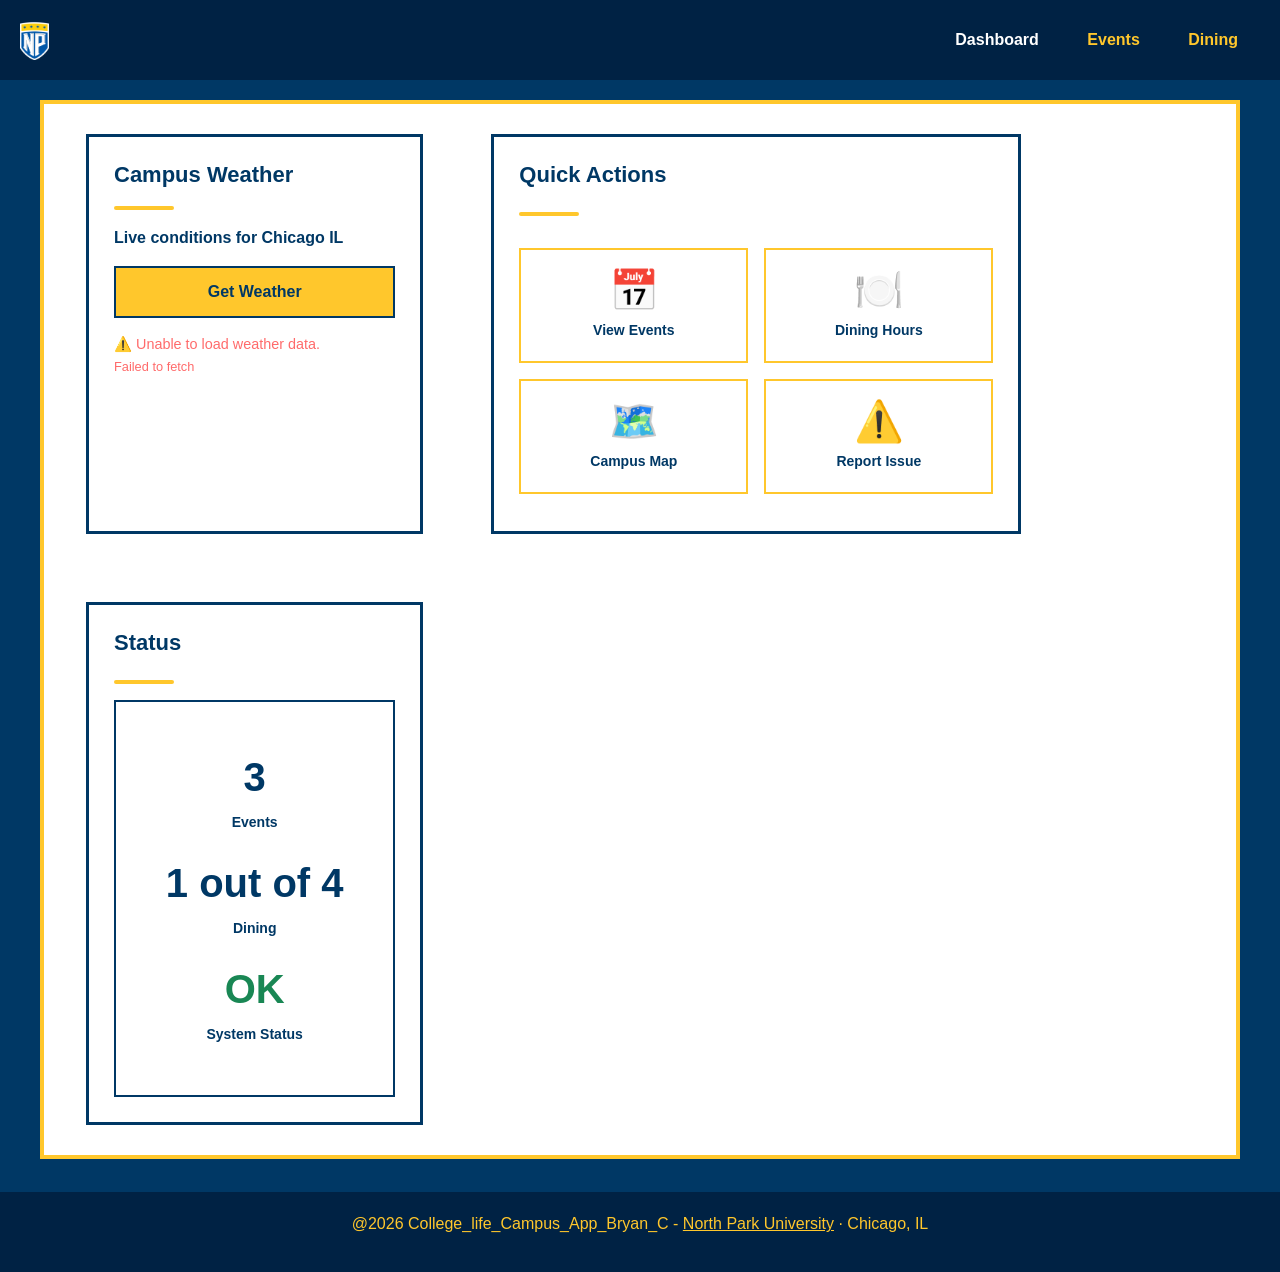
<file: index.html>
<!DOCTYPE html>
<html lang="en">
<head>
    <meta charset="UTF-8">
    <meta name="viewport" content="width=device-width, initial-scale=1.0">
    <title>Dashboard</title>

    <link href="https://cdn.jsdelivr.net/npm/bootstrap@5.3.0/dist/css/bootstrap.min.css" rel="stylesheet">
    <link rel="stylesheet" href="css/main.css">
    <link rel="stylesheet" href="css/dashboard.css">
</head>
<body>

<header>
    <div>
        <img src="img/logo.PNG" alt="site logo" style="height: 40px;">
    </div>

    <nav>
        <a href="index.html" class="active">Dashboard</a>
        <a href="events.html">Events</a>
        <a href="dining.html">Dining</a>
    </nav>
</header>

<main id="dashboard">
    <div class="container">
        <div class="row g-5">

            <div class="col-lg-4 col-md-6 col-12">
                <section class="weather-card">
                    <h2>Campus Weather</h2>
                    <div class="section-divider"></div>
                    <p class="subheader">Live conditions for Chicago IL</p>
                    

                    <button class="btn-gold mb-3" id="weather-btn">Get Weather</button>

                    <div id="weather-result" class="mb-3"></div>

                    <div id="weather-display" style="display:none;">
                        <div id="temp" class="fs-1 fw-bold"></div>
                        <div id="condition" class="mb-2"></div>
                        <div id="humidity"></div>
                        <div id="wind"></div>
                    </div>
                </section> 
            </div>
    
            <div class="col--4 col-md-6 col-12">
                <section class="quick-actions-card">
                    <h2 class="mb-3">Quick Actions</h2>
                    <div class="section-divider"></div>

                    <div class="qa-grid">

                        <a href="events.html" class="qa-tile">
                            <div class="qa-emoji">📅</div>
                            <p>View Events</p>
                        </a>

                        <a href="dining.html" class="qa-tile">
                            <div class="qa-emoji">🍽️</div>
                            <p>Dining Hours</p>
                        </a>

                        <a href="Campus_map.html" class="qa-tile">
                            <div class="qa-emoji">🗺️</div>
                            <p>Campus Map</p>
                        </a>

                        <a href="Report_issue.html" class="qa-tile">
                            <div class="qa-emoji">⚠️</div>
                            <p>Report Issue</p>
                        </a>

                    </div>
                </section>
            </div>

             <div class="col-lg-4 col-md-6 col-12">
                <section class="status-card">
                    <h2 class="mb-3">Status</h2>
                    <div class="section-divider"></div>

                    <div class="status-box">
                        <p class="status-number">3</p>
                        <p class="status-label">Events</p>

                        <p class="status-number">1 out of 4</p>
                        <p class="status-label">Dining</p>

                        <p class="status-number text-success">OK</p>
                        <p class="status-label">System Status</p>
                    </div>
                </section>
            </div>

        </div>
    </div>
</main>

<footer>
    <div class="container">
        <p>@2026 College_life_Campus_App_Bryan_C -
            <a href="#">North Park University</a> · Chicago, IL
        </p>
    </div>
</footer>

<script src="https://cdn.jsdelivr.net/npm/bootstrap@5.3.3/dist/js/bootstrap.bundle.min.js"></script>
<script src = "js/style.js"></script>

</body>
</html>
</file>
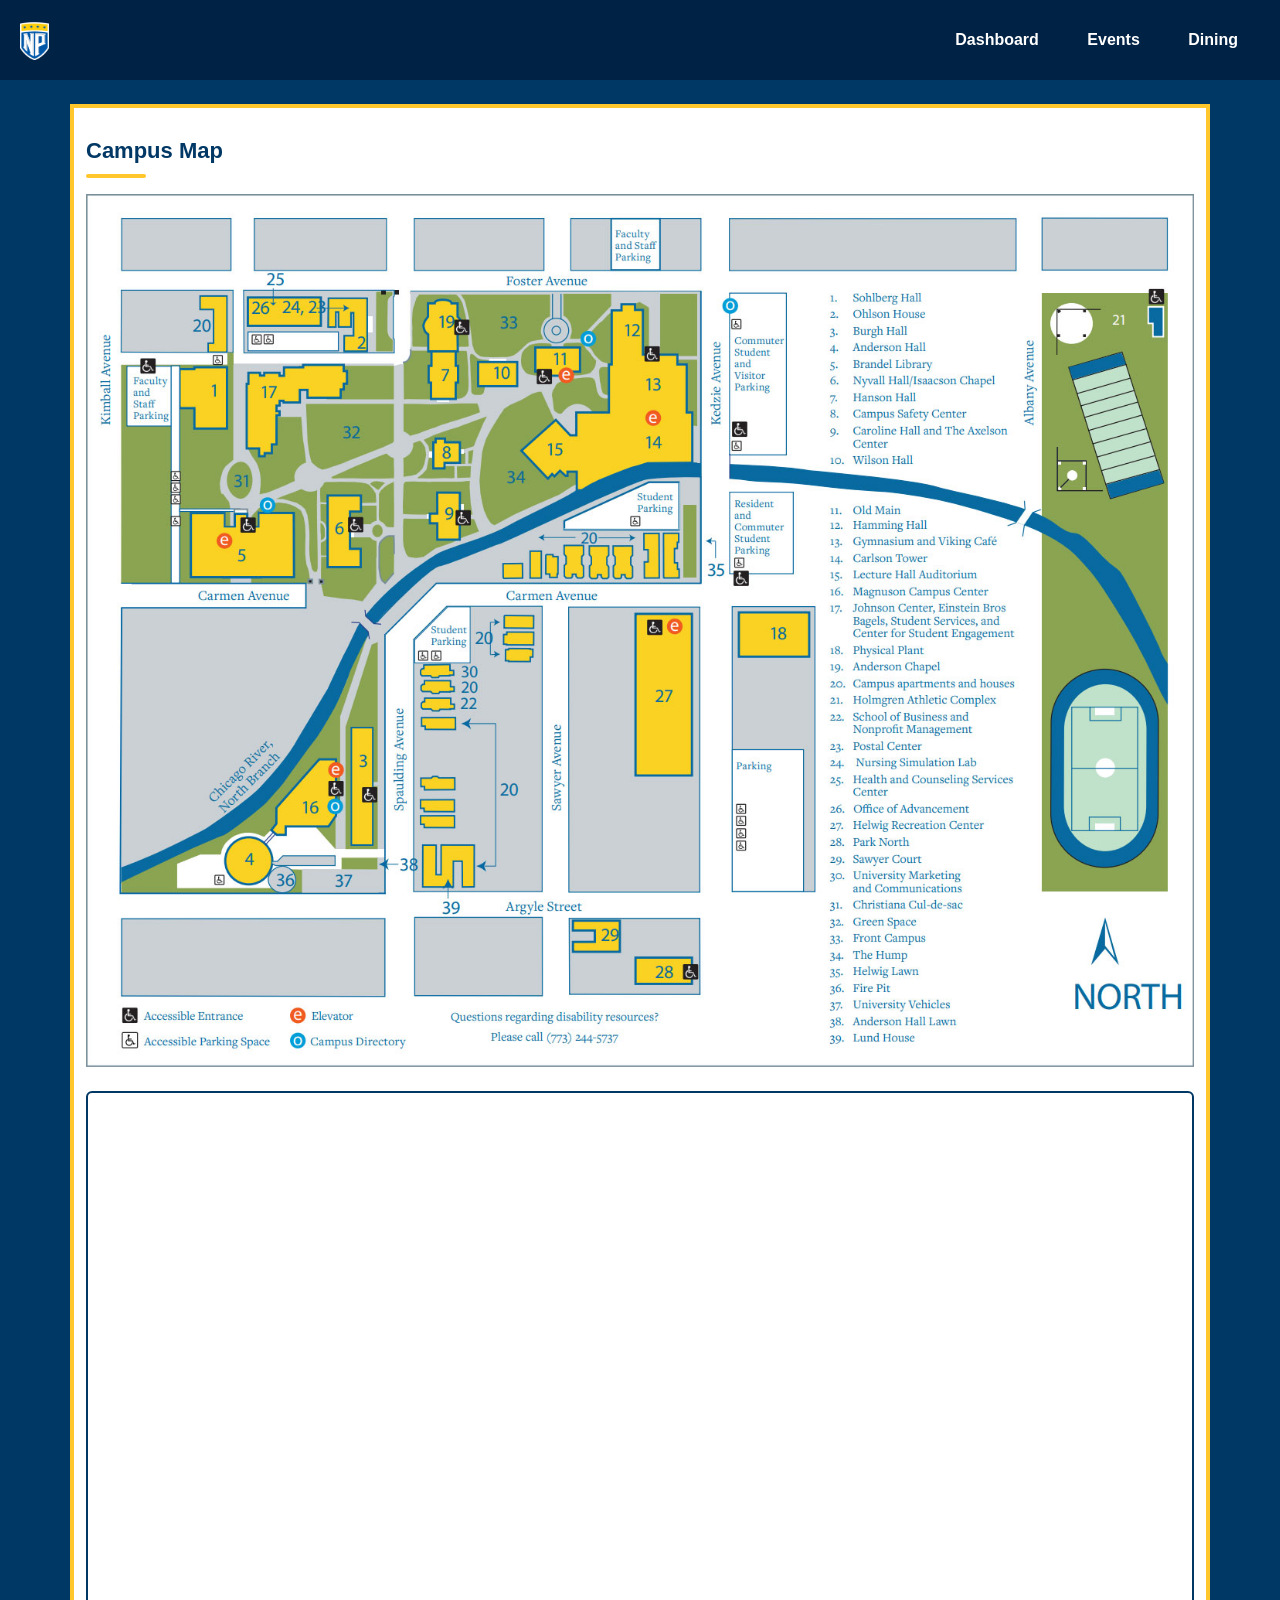
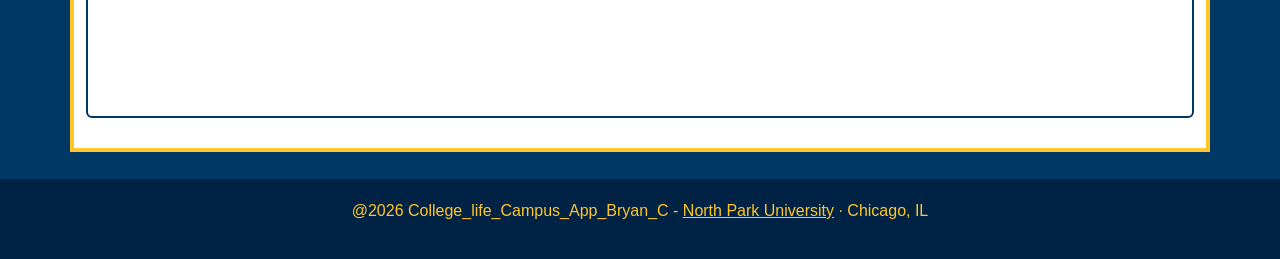
<file: Campus_map.html>
<!DOCTYPE html>
<html lang="en">
    <head>
    <meta charset="UTF-8">
    <meta name="viewport" content="width=device-width, initial-scale=1.0">
    <title>Map</title>

    <link href="https://cdn.jsdelivr.net/npm/bootstrap@5.3.0/dist/css/bootstrap.min.css" rel="stylesheet">

    <link rel="stylesheet" href="css/main.css">
    <link rel="stylesheet" href="css/campus_map.css">
    </head>
    <body>

        <header>
        <div>
            <img src="img/logo.PNG" alt="site logo" style="height: 40px;">
        </div>
            <nav>
                <a href="index.html" class="active">Dashboard</a>
                <a href="events.html" class="active">Events</a>
                <a href="dining.html" class="active">Dining</a>
            </nav>
        </header>

        <main id="map" class="container my-4">
            <h2>Campus Map</h2>
            <div class="section-divider"></div>

        <div class="map-content-wrap">
            <div class="campus-img-wrap mb-4">
                <img src="img/map.JPEG" alt="campus map" class="campus-map-img">
            </div>

            <div class="google-map-wrap">
                <iframe src="https://www.google.com/maps/embed?pb=!1m14!1m8!1m3!1d1483.0863901741182!2d-87.712016!3d41.9751!3m2!1i1024!2i768!4f13.1!3m3!1m2!1s0x880fcd95e6f08ca7%3A0x860dba52293692b4!2sNorth%20Park%20University!5e0!3m2!1sen!2sus!4v1776973612457!5m2!1sen!2sus"  
                class="google-map-iframe"
                allowfullscreen="" 
                loading="lazy" 
                referrerpolicy="no-referrer-when-downgrade">
            </iframe>
            </div>
        </div>
        </main>
        
        </main>
        <footer class="mt-4">
            <div class="container">
                <p>@2026 College_life_Campus_App_Bryan_C - <a href="#">North Park University</a> · Chicago, IL</p>
            </div>
        </footer>

        <script src="https://cdn.jsdelivr.net/npm/bootstrap@5.3.3/dist/js/bootstrap.bundle.min.js" integrity="sha384-YvpcrYf0tY3lHB60NNkmXc5s9fDVZLESaAA55NDzOxhy9GkcIdslK1eN7N6jIeHz" crossorigin="anonymous"></script>
        <script src = "/js/style.js"></script>
    </body>
</html>
</file>
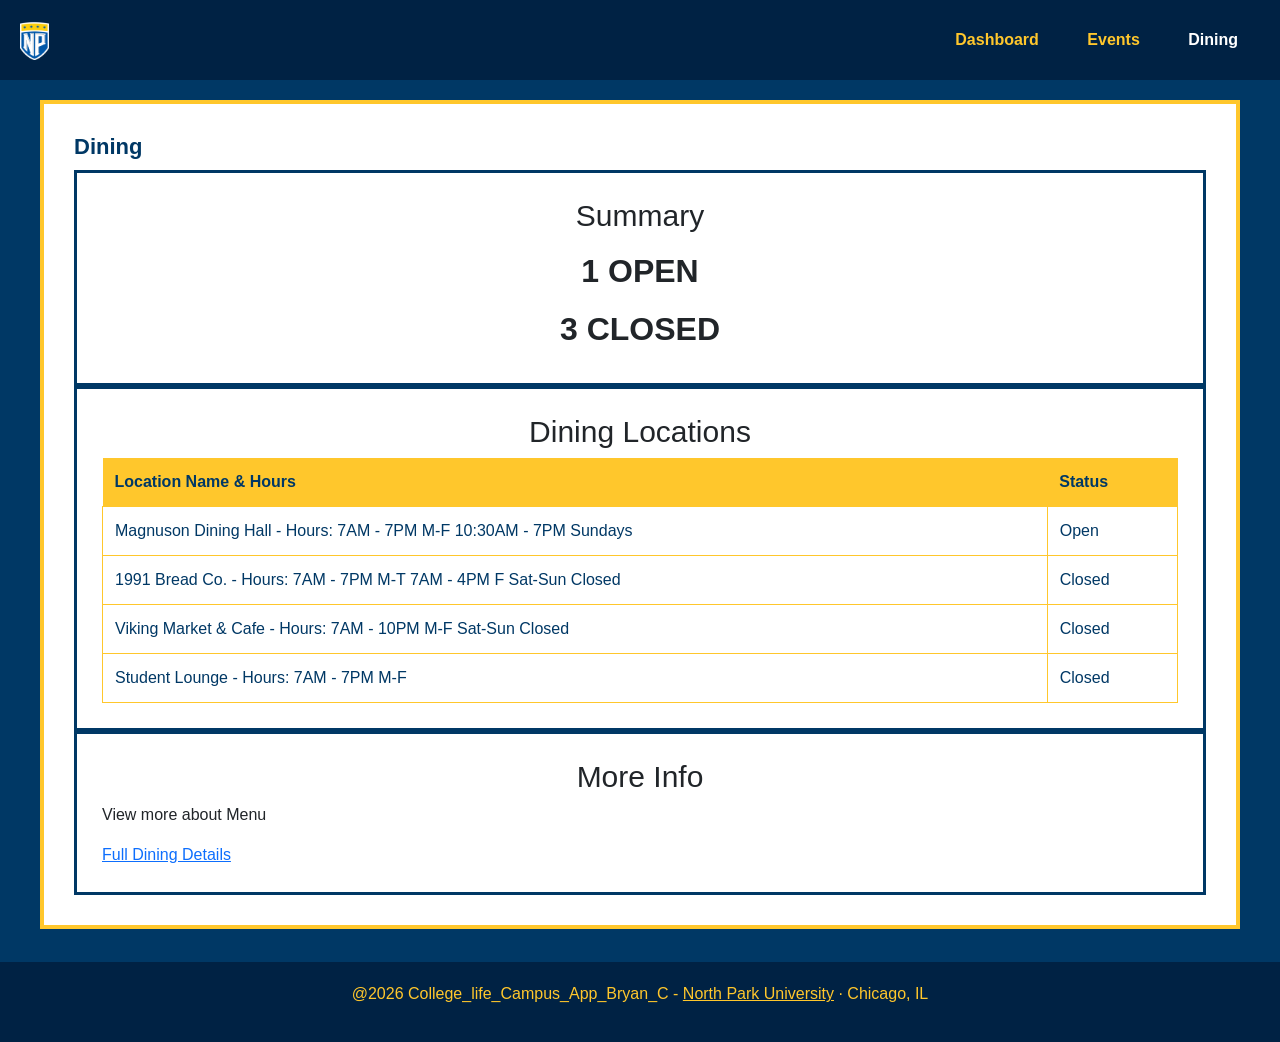
<file: dining.html>
<!DOCTYPE html>
<html lang="en">
    <head>
    <meta charset="UTF-8">
    <meta name="viewport" content="width=device-width, initial-scale=1.0">
    <title>Dining</title>

    <link href="https://cdn.jsdelivr.net/npm/bootstrap@5.3.0/dist/css/bootstrap.min.css" rel="stylesheet">

    <link rel="stylesheet" href="css/main.css">
    <link rel="stylesheet" href="css/Dinning.css">
    </head>
    <body>

        <header>
        <div>
            <img src="img/logo.PNG" alt="site logo" style="height: 40px;">
        </div>

            <nav>
                <a href="index.html">Dashboard</a>
                <a href="events.html">Events</a>
                <a href="dining.html" class="active">Dining</a>
            </nav>
        </header>

        <main id="dining">
            <div>
                <h2>Dining</h2>
            </div>

            <section>
                <h3>Summary</h3>
                <p>1 OPEN</p>
                <p>3 CLOSED</p>
            </section>

            <section>
                <h3>Dining Locations</h3>

                <table>
                    <tr>
                        <th>Location Name & Hours</th>
                        <th>Status</th>
                    </tr>

                    <tr>
                        <td>Magnuson Dining Hall - Hours: 7AM - 7PM M-F 10:30AM - 7PM Sundays </td>
                        <td>Open</td>
                    </tr>

                    <tr>
                        <td>1991 Bread Co. - Hours: 7AM - 7PM M-T 7AM - 4PM F Sat-Sun Closed</td>
                        <td>Closed</td>
                    </tr>

                    <tr>
                        <td>Viking Market & Cafe - Hours: 7AM - 10PM M-F Sat-Sun Closed</td>
                        <td>Closed</td>
                    </tr>

                    <tr>
                        <td>Student Lounge - Hours: 7AM - 7PM M-F</td>
                        <td>Closed</td>
                    </tr>
                </table>
            </section>

            <section>
                <h3>More Info</h3>
                <p>View more about Menu</p>
                <a href="https://northpark.mydininghub.com/en/locations" class="btn-view-details">Full Dining Details</a>
            </section>

        </main>

        <footer>
            <div class="container">
                <p>@2026 College_life_Campus_App_Bryan_C - <a href="#">North Park University</a> · Chicago, IL</p>
            </div>
        </footer>

        <script src="https://cdn.jsdelivr.net/npm/bootstrap@5.3.3/dist/js/bootstrap.bundle.min.js" integrity="sha384-YvpcrYf0tY3lHB60NNkmXc5s9fDVZLESaAA55NDzOxhy9GkcIdslK1eN7N6jIeHz" crossorigin="anonymous"></script>
        <script src = "/js/style.js"></script>
    </body>
</html>
</file>
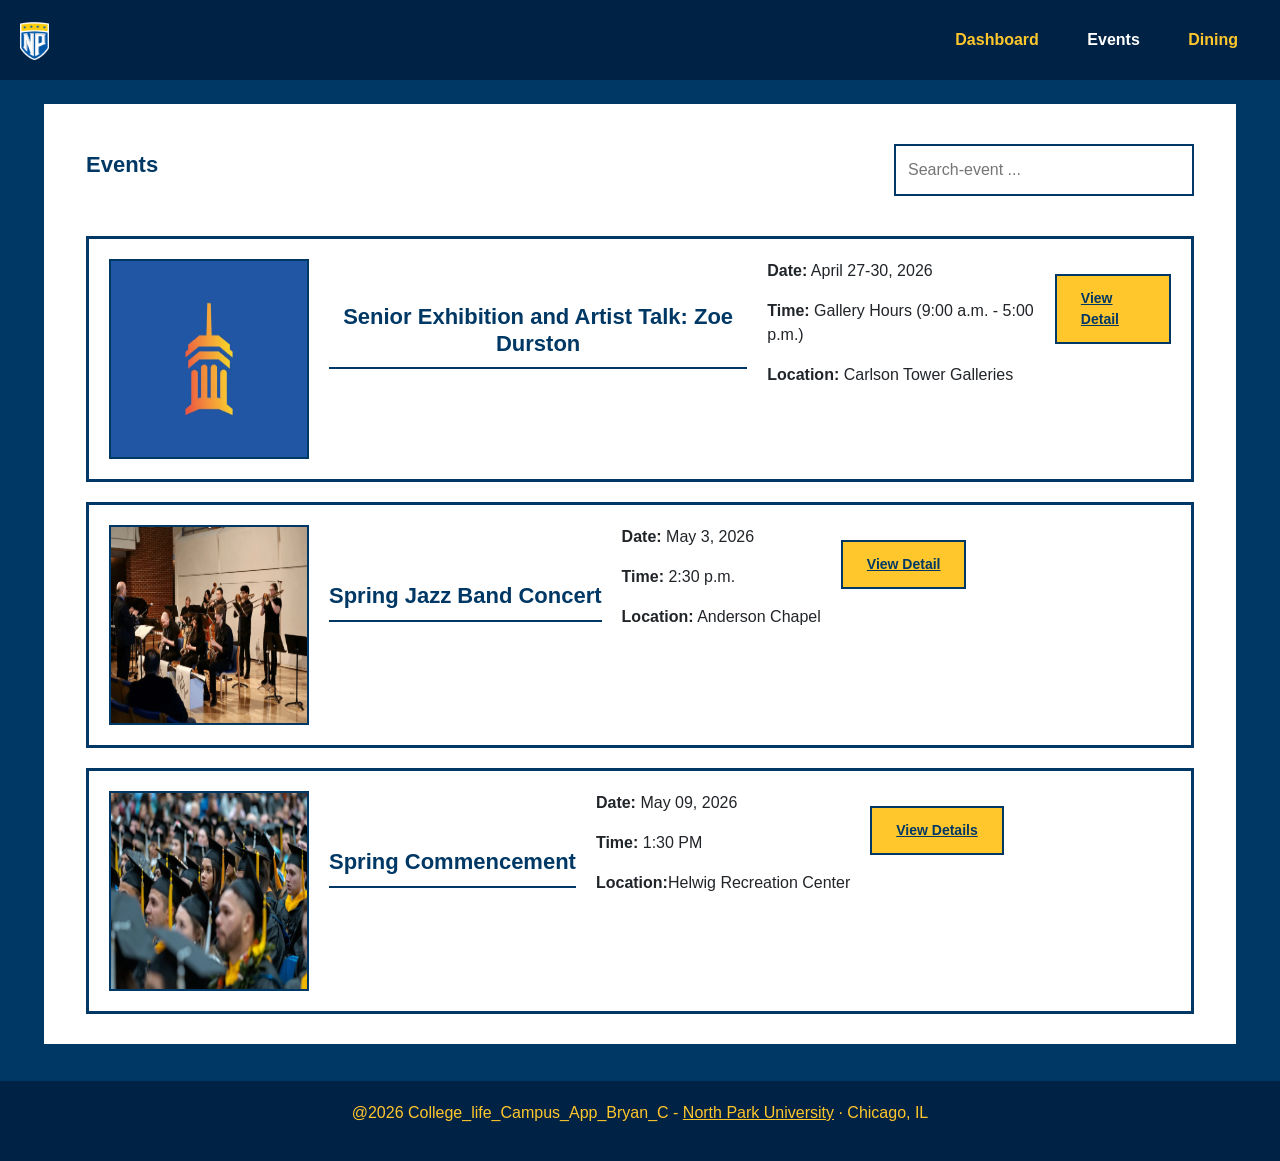
<file: events.html>
<!DOCTYPE html>
<html lang="en">
    <head>
        <meta charset="UTF-8">
        <meta name="viewport" content="width=device-width, initial-scale=1.0">
        <title>Events</title>

        <link href="https://cdn.jsdelivr.net/npm/bootstrap@5.3.0/dist/css/bootstrap.min.css" rel="stylesheet">

        <link rel="stylesheet" href="css/main.css">
        <link rel="stylesheet" href="css/events.css">

    </head>
    <body>

        <header>
            <div>
                <img src="img/logo.PNG" alt="site logo" style="height: 40px;">
            </div>
            <nav>
                <a href="index.html">Dashboard</a>
                <a href="events.html" class="active">Events</a>
                <a href="dining.html">Dining</a>
            </nav>
        </header>

        <main id="events">
            <div class="container">

                <div class="events-header">
                    <h2>Events</h2>
                    <input type="text" id="search-events" placeholder="Search-event ..." class="search-input">
                </div>

                <div class="events-list">

                    <section class="event-card">

                        <img src="img/Art (1).png" alt="Senior Art Exhibitiont" class="event-image">

                        <div class="events-header">
                            <h3>Senior Exhibition and Artist Talk: Zoe Durston</h3>                            
                        </div>

                        <div class="events-details">
                            <p><strong>Date:</strong> April 27-30, 2026</p>
                            <p><strong>Time:</strong> Gallery Hours (9:00 a.m. - 5:00 p.m.)</p>
                            <p><strong>Location:</strong> Carlson Tower Galleries</p>
                        </div>

                        <a href="https://www.northpark.edu/event-calendar/student-exhibition-zoe-durston-c-26-fine-art/" class="btn-view-details">View Detail</a>
                    </section>
                    
                    <section class="event-card">

                        <img src="img/Spring (1).png" alt="Spring Jazz Band Concert" class="event-image">

                        <div class="events-header">
                            <h3>Spring Jazz Band Concert</h3>
                        </div>

                        <div class="events-details">
                            <p><strong>Date:</strong> May 3, 2026</p>
                            <p><strong>Time:</strong> 2:30 p.m.</p>
                            <p><strong>Location:</strong> Anderson Chapel</p>
                        </div>

                        <a href="https://www.northpark.edu/event-calendar/jazz-band-concert/" class="btn-view-details">View Detail</a>
                    </section>


                    <section class="event-card">

                        <img src="img/Conmencement (1).png" alt="Spring Commencement" class="event-image">

                        <div class="events-header">
                            <h3>Spring Commencement</h3>
                        </div>

                        <div class="events-details">
                            <p><strong>Date:</strong> May 09, 2026</p>
                            <p><strong>Time:</strong> 1:30 PM</p>
                            <p><strong>Location:</strong>Helwig Recreation Center</p>
                        </div>

                        <a href="https://www.northpark.edu/event-calendar/comencement/" class="btn-view-details">View Details</a>
                    </section>

                </div>
                
            </div>               
        </main>

        <footer>
            <div class="container">
                <p>@2026 College_life_Campus_App_Bryan_C - <a href="#">North Park University</a> · Chicago, IL</p>
            </div>
        </footer>

        <script src="https://cdn.jsdelivr.net/npm/bootstrap@5.3.3/dist/js/bootstrap.bundle.min.js" integrity="sha384-YvpcrYf0tY3lHB60NNkmXc5s9fDVZLESaAA55NDzOxhy9GkcIdslK1eN7N6jIeHz" crossorigin="anonymous"></script>
        <script src = "/js/style.js"></script>
    </body>
</html>
</file>
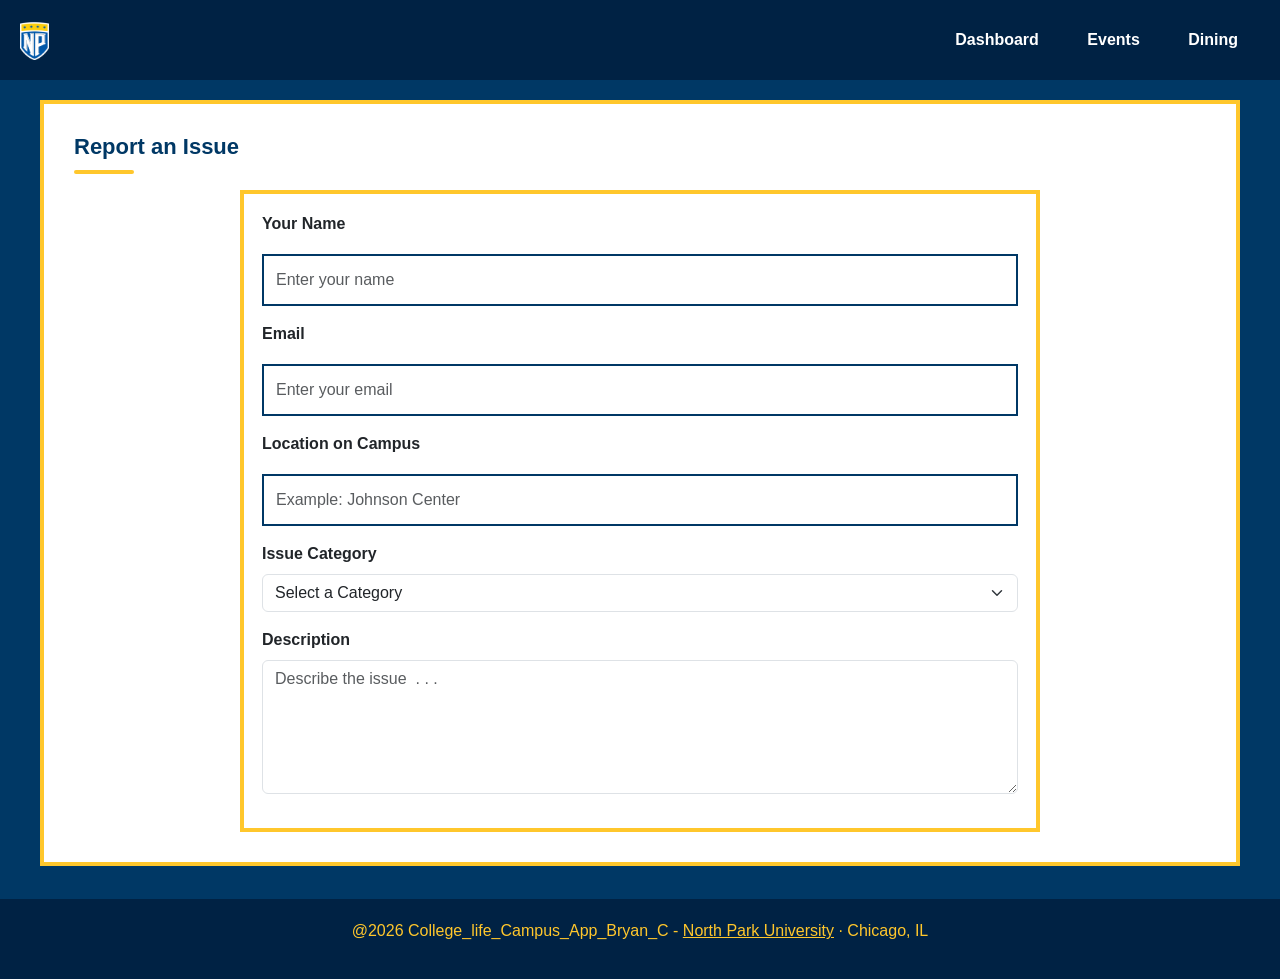
<file: Report_issue.html>
<!DOCTYPE html>
<html lang="en">
    <head>
    <meta charset="UTF-8">
    <meta name="viewport" content="width=device-width, initial-scale=1.0">
    <title>Report_issue</title>

    <link href="https://cdn.jsdelivr.net/npm/bootstrap@5.3.0/dist/css/bootstrap.min.css" rel="stylesheet">

    <link rel="stylesheet" href="css/main.css">
    <link rel="stylesheet" href="css/report_page.css">
    </head>
    <body>

        <header>
        <div>
            <img src="img/logo.PNG" alt="site logo" style="height: 40px;">
        </div>
            <nav>
                <a href="index.html" class="active">Dashboard</a>
                <a href="events.html" class="active">Events</a>
                <a href="dining.html" class="active">Dining</a>
            </nav>
        </header>

        <main id="issue" class="map-container">
            <h2>Report an Issue</h2>
            <div class="section-divider"></div>

            <form class="report-form">

                <div class="mb-3">
                    <label class="form-label">Your Name</label>
                    <input type="text" class="form-control" placeholder="Enter your name" required>
                </div>

                <div class="mb-3">
                    <label class="form-label">Email</label>
                    <input type="text" class="form-control" placeholder="Enter your email" required>
                </div>

                <div class="mb-3">
                    <label class="form-label">Location on Campus</label>
                    <input type="text" class="form-control" placeholder="Example: Johnson Center">
                </div>

                <div class="mb-3">
                    <label class="form-label">Issue Category</label>
                    <select class="form-select" required>
                        <option value="">Select a Category</option>
                        <option>Maintanece</option>
                        <option>Safety</option>
                        <option>IT</option>
                        <option>Other</option>
                    </select>
                </div>

                <div class="mb-3">
                    <label class="form-label">Description</label>
                    <textarea class="form-control" rows="5" placeholder="Describe the issue  . . ." required></textarea>
                </div>

            </form>
        </main>

        <footer>
            <div class="container">
                <p>@2026 College_life_Campus_App_Bryan_C - <a href="#">North Park University</a> · Chicago, IL</p>
            </div>
        </footer>

        <script src="https://cdn.jsdelivr.net/npm/bootstrap@5.3.3/dist/js/bootstrap.bundle.min.js" integrity="sha384-YvpcrYf0tY3lHB60NNkmXc5s9fDVZLESaAA55NDzOxhy9GkcIdslK1eN7N6jIeHz" crossorigin="anonymous"></script>
        <script src = "/js/style.js"></script>
    </body>
</html>
</file>
<file: css/main.css>
/* the main css file*/
header {
  background-color: #002244;
  display: flex;
  justify-content: space-between;
  align-items: center;
  padding: 20px;
  margin-bottom: 20px;
  border: none;
}

h3 {
  font-size: 30px;
  text-align: center;
}

body {
  background-color: #003865;
  margin: 0;
  padding: 0;
}

* {
  font-family: sans-serif;
}

.button {
  background-color: #FFC72C;
  color: #003865;
  font-weight: bold;
  padding: 15px;
  text-align: center;
  text-decoration: none;
  font-size: 16px;
  display: inline-block;
  margin: 10px;
  cursor: pointer;
  border: 2px solid #003865;
  border-radius: 0;
}

.button:hover,
button:hover {
  background-color: #f7e7a1;
}

.btn-gold {
  background: #FFC72C;
  color: #003865;
  border: 2px solid #003865;
  padding: 12px 24px;
  font-weight: bold;
  border-radius: 0px;
  transition: 0.2s;
  cursor: pointer;
  font-size: 16px;
}

.btn-gold:hover {
  background: #f7e7a1;
}

nav a {
  margin: 0 10px;
  text-decoration: none;
  color: #FFC72C; 
  font-weight: bold;
  padding: 8px 12px;
  background-color: transparent;
  border-radius: 0;
  transition: 0.2s;
}

nav a:hover {
  text-decoration: none;
  background-color: #f7e7a1;
}

nav a.active {
  background-color: #002244; 
  color: white !important;
  padding: 8px 12px;
  border-radius: 0;
}

section {
  background-color: white;
  padding: 25px;
  margin: 0;
  border-radius: 0;
  border: 3px solid #003865;
  box-shadow: none;
  height: 100%;
  display: flex;
  flex-direction: column;
}

h2 {
  color: #003865;
  font-size: 22px;
  font-weight: bold;
  margin: 0 0 10px 0;
}

h1 {
  color: #FFC72C;
  margin: 0;
}

.section-divider {
  width: 60px;
  height: 4px;
  background: #FFC72C;
  margin: 8px 0 16px 0;
  border-radius: 2px;
}

footer {
  background-color: #002244;
  text-align: center;
  padding: 20px;
  color: #FFC72C;
  margin-top: 30px;
  border-top: 3px solid #003865;
}

footer a {
  color: #FFC72C;
  text-decoration: underline;
}

table {
  width: 100%;
  border-collapse: collapse;
  background-color: white;
  border-radius: 0;
  overflow: hidden;
}

th {
  background-color: #FFC72C;
  color: #003865;
  padding: 12px;
  font-weight: bold;
  font-size: 16px;
}

td {
  border: 1px solid #FFC72C;
  padding: 12px;
  color: #003865;
}

input[type=text] {
  width: 100%;
  padding: 12px;
  margin: 10px 0;
  border: 2px solid #003865;
  border-radius: 0;
  font-size: 16px;
  box-sizing: border-box;
}

input[type=text]:focus {
  outline: none;
  border: 2px solid #FFC72C;
}

main {
  background: white;
  border: 4px solid #FFC72C;
  border-radius: 0;
  padding: 30px;
  margin: 20px auto;
  max-width: 1200px;
}

@media (max-width: 768px) {
  main {
    padding: 15px;
  }

  section {
    padding: 20px;
    min-height: auto;
  }
}

@media (max-width: 600px) {
  main {
    padding: 10px;
    margin: 10px auto;
    border: 2px solid #003865;
  }

  h2 {
    font-size: 18px;
  }

  nav a {
    padding: 8px 12px;
    font-size: 14px;
    margin: 0 5px;
  }

  table td, table th {
    font-size: 13px;
    padding: 8px;
  }
}
</file>
<file: css/dashboard.css>
/*The main dashboard page css file*/

#dashboard .container {
  max-width: 1200px !important;
}

.weather-card,
.quick-actions-card,
.status-card {
  min-height: 400px;
  border: 3px solid #003865;
}

.subheader {
  font-weight: bold;
  font-size: 16px;
  color: #003865;
}

/* Quick Actions */
.quick-action-item,
.quick-action-box {
  border: 2px solid #FFC72C !important;
  background-color: white !important;
  transition: 0.3s !important;
  box-shadow: none !important;
  padding: 18px !important;
  display: flex !important;
  flex-direction: column !important;
  justify-content: center !important;
  align-items: center !important;
  cursor: pointer !important;
  text-decoration: none !important;
  min-height: 120px;
  gap: 10px;
}

.quick-action-item:hover,
.quick-action-box:hover {
  background-color: #f7e7a1 !important;
  transform: translateY(-3px);
}

.quick-action-item .emoji,
.quick-action-box .emoji {
  font-size: 28px;
  line-height: 1;
  margin: 0;
}

.quick-action-item .action-label,
.quick-action-box .action-label {
  margin: 0 !important;
  font-size: 14px !important;
  font-weight: 600 !important;
  color: #003865;
  text-align: center;
}

a .quick-action-item {
  color: #003865;
  text-decoration: none;
}

/* Status Box */
.status-box {
  border: 2px solid #003865;
  background-color: white;
  padding: 30px;
  text-align: center;
}

.status-number {
  font-size: 2.5rem;
  font-weight: bold;
  margin: 15px 0 5px 0;
  color: #003865;
}

.status-label {
  font-size: 14px;
  font-weight: 600;
  margin: 0 0 20px 0;
  color: #003865;
}

.status-card p {
  text-align: center;
}

#dashboard .row {
  gap: 20px;
}

#dashboard .col-md-4 {
  flex: 0 0 30% !important;
  max-width: 30% !important;
}

.quick-actions-card .row.g-3 {
  gap: 12px;
}

.qa-grid {
  display: grid;
  grid-template-columns: repeat(2,1fr);
  gap: 16px;
  margin-top: 16px;
}

.qa-tile{
  background: #ffffff;
  border: 2px solid #FFC72C;
  border-radius: 0;
  padding: 20px;
  text-align: center;
  text-decoration: none;
  color: #003865;
  transition: 0.2s;
  display: block;
}

.qa-tile:hover{
  background: #f7e7a1;
}

.qa-tile p{
  margin: 0;
  font-weight: 600;
  font-size: 14px;
  color: #003865;
}

.qa-emoji{
  font-size: 40px;
  margin-bottom: 10px;
  display: block;
  line-height: 1;
}

/* DASHBOARD MEDIA QUERIES */
@media (max-width: 992px) {
  #dashboard .col-lg-4 {
    flex: 0 0 calc(50% - 10px);
  }
}

@media (max-width: 768px) {
  #dashboard .row {
    gap: 15px;
  }

  .weather-card,
  .quick-actions-card,
  .status-card {
    min-height: 300px;
  }

  .quick-action-item,
  .quick-action-box {
    min-height: 120px;
    padding: 20px 10px !important;
  }
}

@media (max-width: 600px) {
  #dashboard .col-lg-4,
  #dashboard .col-md-6,
  #dashboard .col-md-4 {
    flex: 0 0 100% !important;
    max-width: 100% !important;
  }

  #dashboard .row {
    gap: 10px;
  }

  .quick-actions-card .col-6 {
    flex: 0 0 100%;
    max-width: 100%;
  }
}
</file>
<file: css/campus_map.css>
/*Campus css file*/
.map-container{
  max-width: 1200px;
  margin: 10px auto;
  padding:18px;
  background: #fff;
  border: 4px solid #FFC72C;
}

.campus-img-wrap{
  text-align: center;
  margin-bottom: 10px;
}

.map-content-wrap{
  max-width: 100%;
  margin: 0 auto;
}

.campus-map-img{
  max-width: 100%;
  height: auto;
  display: block;
}

.google-map-wrap{
  position: relative;
  width: 100%;
  max-width: 100%;
  padding-bottom: 56.25%;
  height: 0;
  overflow: hidden;
  border: 2px solid #003865;
  border-radius: 6px;
}

.google-map-iframe{
  position: absolute;
  top: 0;
  left: 0;
  width: 100%;
  height: 100%;
  border: 0;
}
</file>
<file: css/Dinning.css>
/*The dining page css file*/
#dining section:first-of-type p {
  font-size: 2rem;
  font-weight: bold;
  margin: 5px 0;
  text-align: center;
}
</file>
<file: css/events.css>
/*The events page css file*/
#events {
  background: white;
  border: 4px solid #003865;
  border-radius: 0;
  padding: 30px;
  margin: 20px auto;
  max-width: 1200px;
}

#events .container {
  max-width: 1200px !important;
}

.events-header {
  display: flex;
  justify-content: space-between;
  align-items: center;
  margin-bottom: 30px;
  gap: 20px;
  flex-wrap: wrap;
}

.events-header h1 {
  color: #003865;
  font-size: 32px;
  font-weight: bold;
  margin: 0;
}

.search-input {
  width: 100%;
  max-width: 300px;
  padding: 12px 15px;
  border: 2px solid #003865;
  border-radius: 0;
  font-size: 16px;
  box-sizing: border-box;
}

.search-input:focus {
  outline: none;
  border: 2px solid #FFC72C;
  background-color: #f7e7a1;
}

.events-list {
  display: flex;
  flex-direction: column;
  gap: 20px;
}

.event-card {
  background-color: white;
  border: 3px solid #003865;
  border-radius: 0;
  transition: 0.3s;
  box-shadow: none;
  display: flex;
  flex-direction: row;
  gap: 20px;
  padding: 20px;
  align-items: stretch;
}

.event-card:hover {
  background-color: #f7e7a1;
  transform: translateX(5px);
}

/* Event Image */
.event-image {
  flex: 0 0 200px;
  height: 200px;
  overflow: hidden;
  border: 2px solid #003865;
  border-radius: 0;
}

.event-image img {
  width: 100%;
  height: 100%;
  object-fit: cover;
}

/* Event Content */
.event-content {
  flex: 1;
  display: flex;
  flex-direction: column;
  justify-content: space-between;
}

.event-card h3 {
  color: #003865;
  font-size: 22px;
  font-weight: bold;
  margin: 0 0 15px 0;
  border-bottom: 2px solid #003865;
  padding-bottom: 10px;
}

.event-details {
  padding: 10px 0;
}

.event-details p {
  margin: 8px 0;
  color: #003865;
  font-size: 14px;
  line-height: 1.6;
}

.event-details strong {
  font-weight: 600;
}

.btn-view-details {
  background-color: #FFC72C;
  color: #003865;
  border: 2px solid #003865;
  padding: 12px 24px;
  font-weight: bold;
  font-size: 14px;
  cursor: pointer;
  border-radius: 0;
  transition: 0.2s;
  align-self: flex-start;
  margin-top: 15px;
}

.btn-view-details:hover {
  background-color: #f7e7a1;
  transform: scale(1.05);
}

/* EVENTS MEDIA QUERIES */
@media (max-width: 768px){
  #events {
    padding: 15px;
  }

  .events-header {
    flex-direction: column;
    align-items: stretch;
  }

  .events-header h1 {
    font-size: 24px;
  }

  .search-input {
    max-width: 100%;
  }

  .event-card {
    flex-direction: column;
    padding: 15px;
  }

  .event-image {
    flex: 0 0 150px;
    height: 150px;
  }

  .event-image {
    width: 100%;
    height: 200px;
    object-fit: cover;
    border-bottom: 3px solid #003865;
    margin: -25px -25px 15px -25px;
    border-radius: 0;
  }
}

@media (max-width: 768px) {
  .event-image {
    height: 150px;
  }
}

@media (max-width: 600px) {
  .event-image {
    height: 120px;
    margin: -15px -15px 12px -15px;
  }
}
</file>
<file: css/report_page.css>
/*The report form css file*/

.report-form{
  background: #fff;
  padding: 18px;
  border: 4px solid #FFC72C;
  max-width: 800px;
  margin: 0 auto;
}

.report-form .form-label{
  font-weight: 600;
}
</file>
